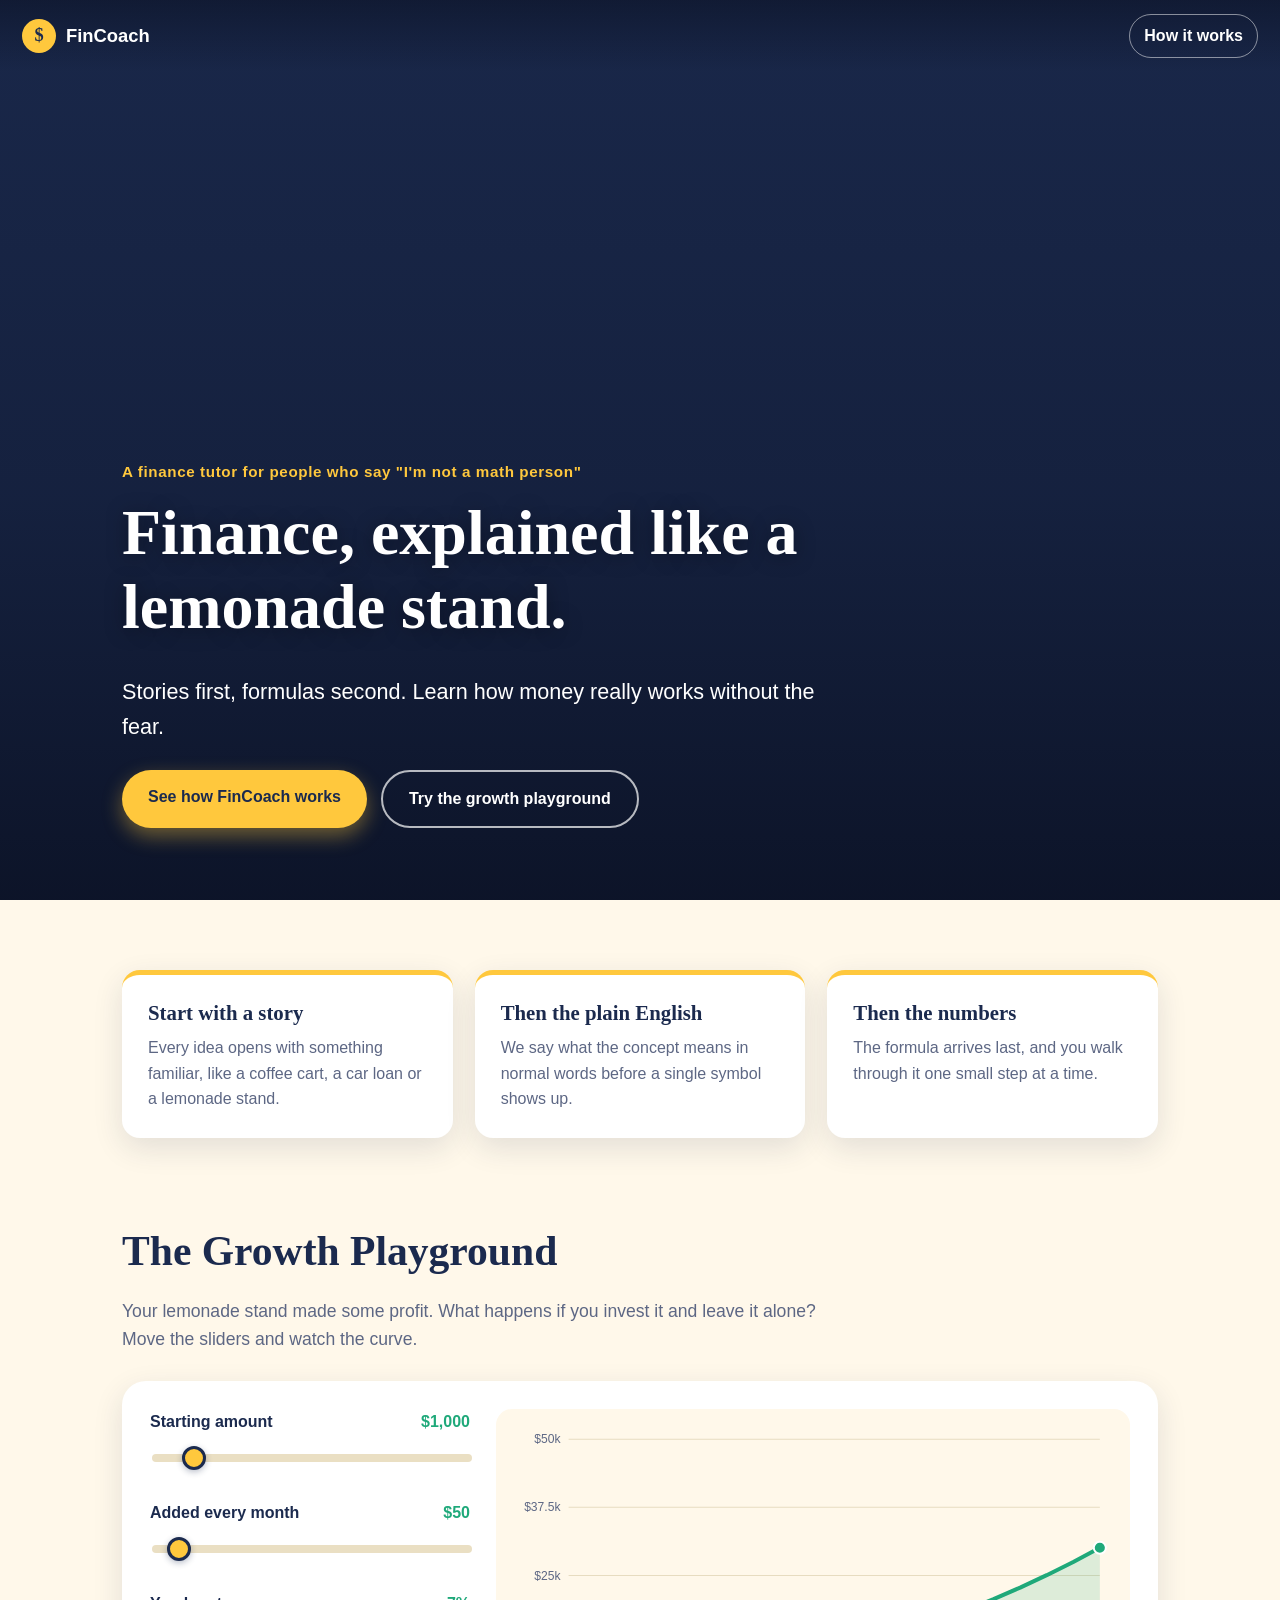
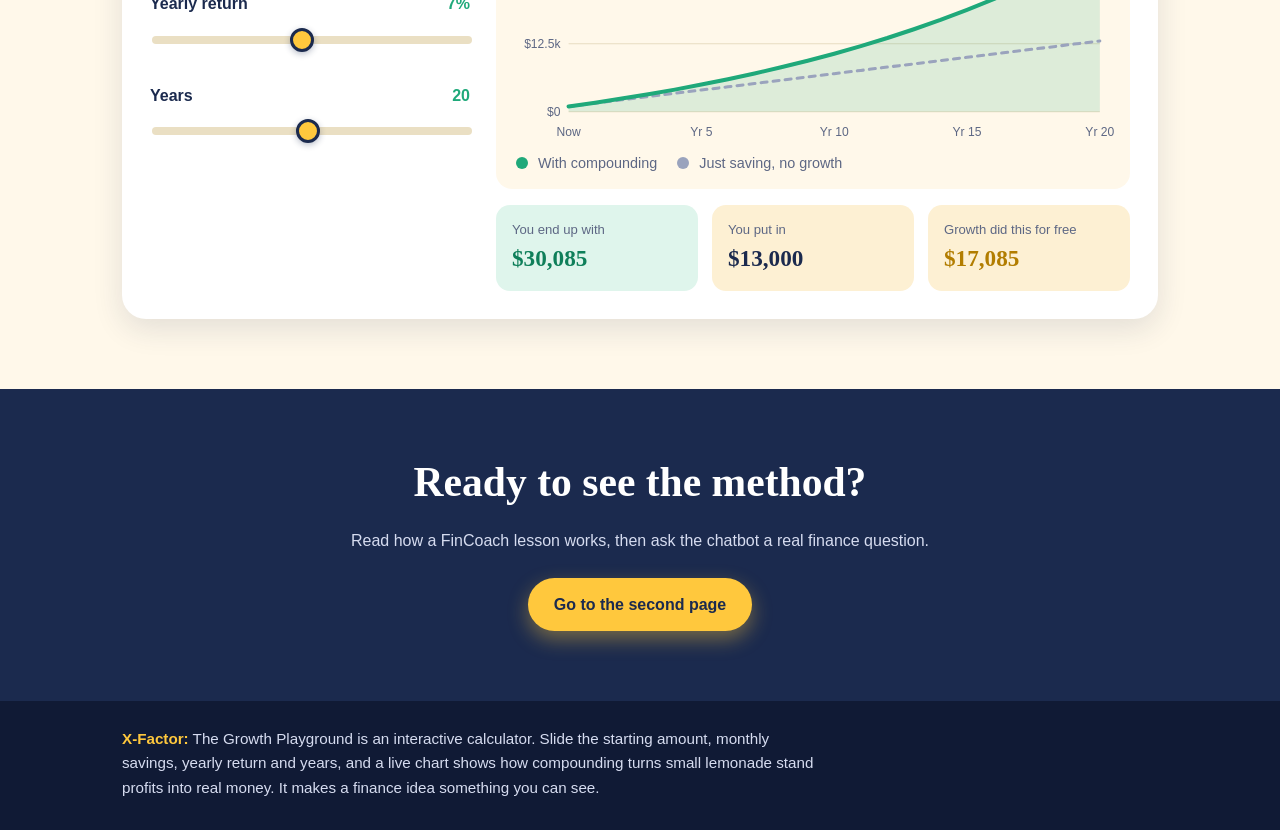
<file: index.html>
<!DOCTYPE html>
<html lang="en">
<head>
  <meta charset="UTF-8">
  <meta name="viewport" content="width=device-width, initial-scale=1">
  <title>FinCoach | Finance, explained like a lemonade stand</title>
  <meta name="description" content="FinCoach is a friendly finance tutor for people who think they are bad at math. Learn real finance through everyday stories first, formulas second.">
  <link rel="stylesheet" href="style.css">
</head>
<body>

  <header class="topbar">
    <a class="brand" href="index.html" aria-label="FinCoach home">
      <span class="brand-mark" aria-hidden="true">$</span>
      <span>FinCoach</span>
    </a>
    <a class="nav-link" href="about.html">How it works</a>
  </header>

  <main>
    <!-- HERO: autoplaying, muted, looping AI video -->
    <section class="hero" id="top">
      <video class="hero-video" autoplay muted loop playsinline preload="auto" disablepictureinpicture>
        <source src="hero.mp4" type="video/mp4">
      </video>
      <div class="hero-shade" aria-hidden="true"></div>
      <div class="hero-content">
        <p class="eyebrow">A finance tutor for people who say "I'm not a math person"</p>
        <h1>Finance, explained like a lemonade stand.</h1>
        <p class="tagline">Stories first, formulas second. Learn how money really works without the fear.</p>
        <div class="hero-actions">
          <a class="btn btn-primary" href="about.html">See how FinCoach works</a>
          <a class="btn btn-ghost" href="#playground">Try the growth playground</a>
        </div>
      </div>
    </section>

    <!-- Short pitch -->
    <section class="pitch">
      <div class="wrap pitch-grid">
        <article class="card">
          <h3>Start with a story</h3>
          <p>Every idea opens with something familiar, like a coffee cart, a car loan or a lemonade stand.</p>
        </article>
        <article class="card">
          <h3>Then the plain English</h3>
          <p>We say what the concept means in normal words before a single symbol shows up.</p>
        </article>
        <article class="card">
          <h3>Then the numbers</h3>
          <p>The formula arrives last, and you walk through it one small step at a time.</p>
        </article>
      </div>
    </section>

    <!-- X-FACTOR: interactive growth playground -->
    <section class="playground" id="playground">
      <div class="wrap">
        <h2>The Growth Playground</h2>
        <p class="lede">Your lemonade stand made some profit. What happens if you invest it and leave it alone? Move the sliders and watch the curve.</p>

        <div class="calc">
          <div class="controls">
            <label>
              <span>Starting amount <output id="o-start">$1,000</output></span>
              <input id="start" type="range" min="0" max="10000" step="100" value="1000">
            </label>
            <label>
              <span>Added every month <output id="o-monthly">$50</output></span>
              <input id="monthly" type="range" min="0" max="1000" step="10" value="50">
            </label>
            <label>
              <span>Yearly return <output id="o-rate">7%</output></span>
              <input id="rate" type="range" min="0" max="15" step="0.5" value="7">
            </label>
            <label>
              <span>Years <output id="o-years">20</output></span>
              <input id="years" type="range" min="1" max="40" step="1" value="20">
            </label>
          </div>

          <div class="results">
            <div class="chart-wrap">
              <svg id="chart" viewBox="0 0 600 320" role="img" aria-label="Chart comparing money saved with growth and money saved without growth"></svg>
              <div class="legend">
                <span><i class="dot dot-grow"></i> With compounding</span>
                <span><i class="dot dot-flat"></i> Just saving, no growth</span>
              </div>
            </div>
            <div class="stats">
              <div class="stat stat-grow">
                <span class="stat-label">You end up with</span>
                <strong id="final-grow">$0</strong>
              </div>
              <div class="stat">
                <span class="stat-label">You put in</span>
                <strong id="final-flat">$0</strong>
              </div>
              <div class="stat stat-gain">
                <span class="stat-label">Growth did this for free</span>
                <strong id="final-gain">$0</strong>
              </div>
            </div>
          </div>
        </div>
      </div>
    </section>

    <section class="cta">
      <div class="wrap">
        <h2>Ready to see the method?</h2>
        <p>Read how a FinCoach lesson works, then ask the chatbot a real finance question.</p>
        <a class="btn btn-primary" href="about.html">Go to the second page</a>
      </div>
    </section>
  </main>

  <footer class="x-footer">
    <div class="wrap">
      <p><strong>X-Factor:</strong> The Growth Playground is an interactive calculator. Slide the starting amount, monthly savings, yearly return and years, and a live chart shows how compounding turns small lemonade stand profits into real money. It makes a finance idea something you can see.</p>
    </div>
  </footer>

  <script src="playground.js"></script>
  <script>window.chtlConfig = { chatbotId: "6271639595" }</script>
  <script async data-id="6271639595" id="chtl-script" type="text/javascript" src="https://chatling.ai/js/embed.js"></script>
</body>
</html>
</file>
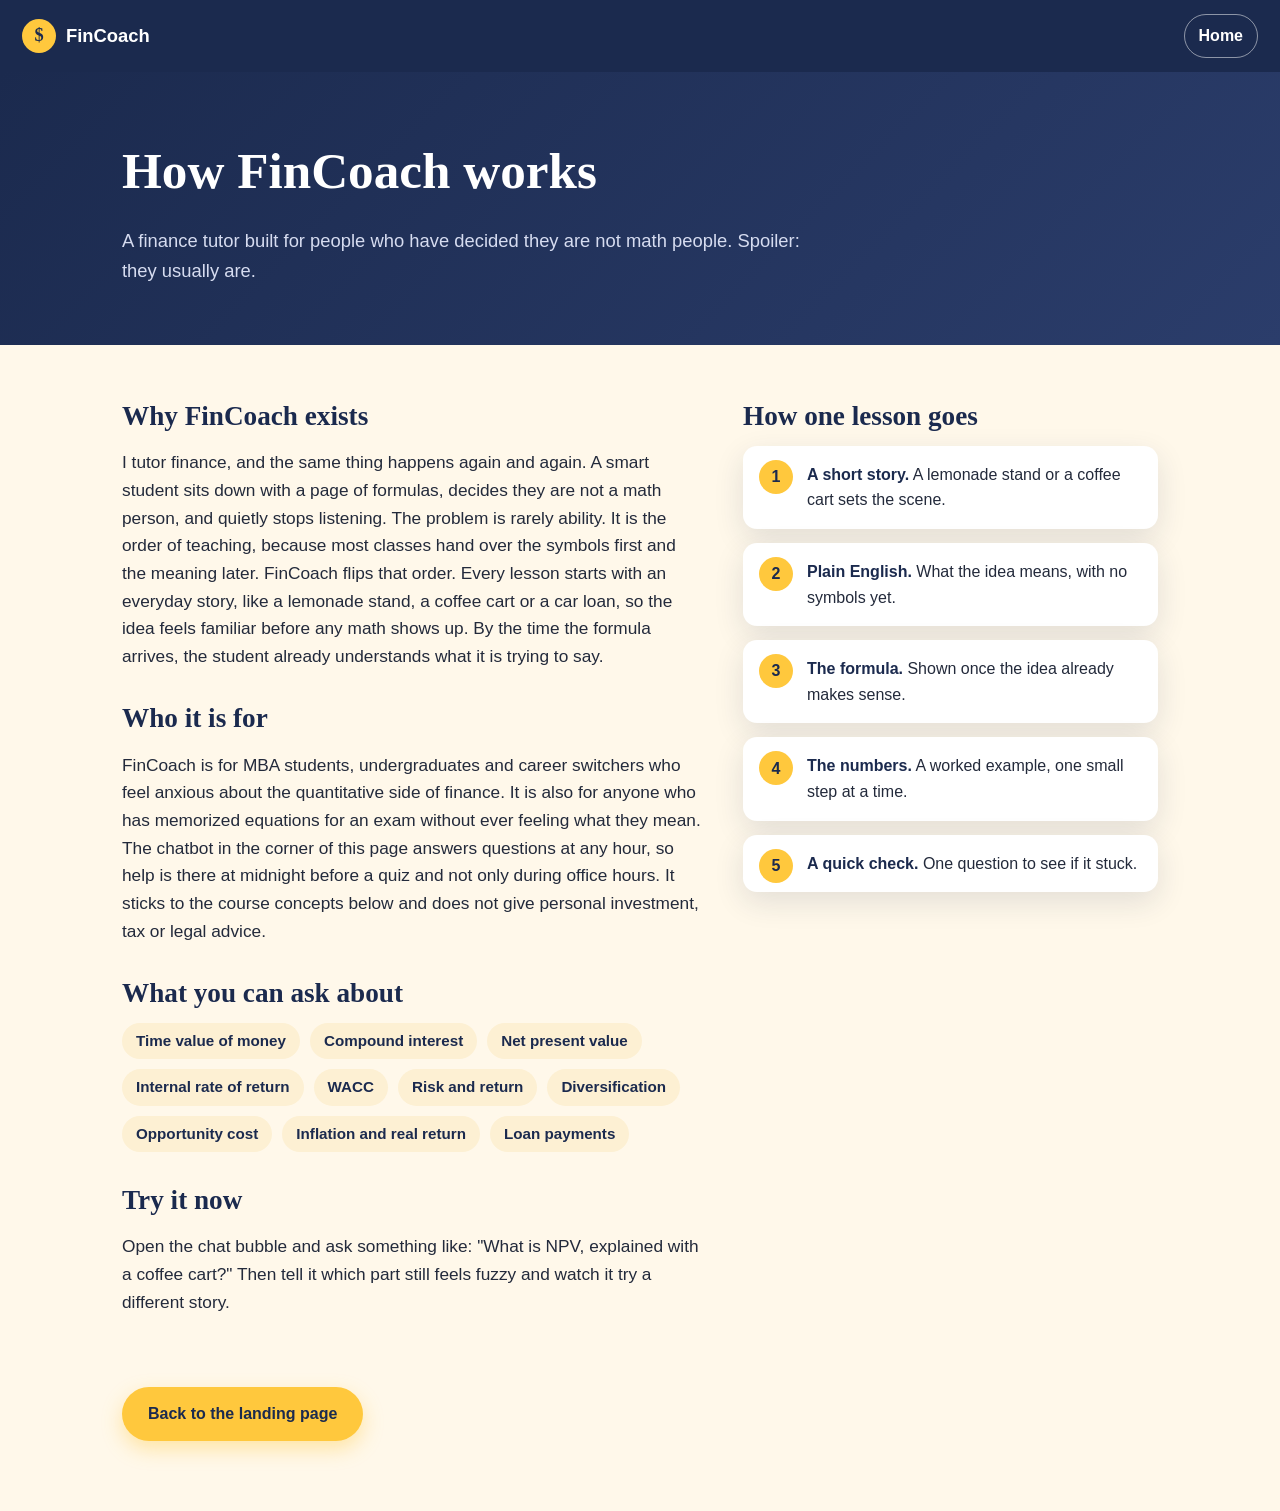
<file: about.html>
<!DOCTYPE html>
<html lang="en">
<head>
  <meta charset="UTF-8">
  <meta name="viewport" content="width=device-width, initial-scale=1">
  <title>How FinCoach works | FinCoach</title>
  <meta name="description" content="How a FinCoach lesson works: an everyday story first, plain English second, the formula third.">
  <link rel="stylesheet" href="style.css">
</head>
<body>

  <header class="topbar solid">
    <a class="brand" href="index.html" aria-label="FinCoach home">
      <span class="brand-mark" aria-hidden="true">$</span>
      <span>FinCoach</span>
    </a>
    <a class="nav-link" href="index.html">Home</a>
  </header>

  <main>
    <section class="page-hero">
      <div class="wrap">
        <h1>How FinCoach works</h1>
        <p>A finance tutor built for people who have decided they are not math people. Spoiler: they usually are.</p>
      </div>
    </section>

    <section class="about">
      <div class="wrap about-grid">
        <div>
          <h2>Why FinCoach exists</h2>
          <p>I tutor finance, and the same thing happens again and again. A smart student sits down with a page of formulas, decides they are not a math person, and quietly stops listening. The problem is rarely ability. It is the order of teaching, because most classes hand over the symbols first and the meaning later. FinCoach flips that order. Every lesson starts with an everyday story, like a lemonade stand, a coffee cart or a car loan, so the idea feels familiar before any math shows up. By the time the formula arrives, the student already understands what it is trying to say.</p>

          <h2>Who it is for</h2>
          <p>FinCoach is for MBA students, undergraduates and career switchers who feel anxious about the quantitative side of finance. It is also for anyone who has memorized equations for an exam without ever feeling what they mean. The chatbot in the corner of this page answers questions at any hour, so help is there at midnight before a quiz and not only during office hours. It sticks to the course concepts below and does not give personal investment, tax or legal advice.</p>

          <h2>What you can ask about</h2>
          <ul class="topics">
            <li>Time value of money</li>
            <li>Compound interest</li>
            <li>Net present value</li>
            <li>Internal rate of return</li>
            <li>WACC</li>
            <li>Risk and return</li>
            <li>Diversification</li>
            <li>Opportunity cost</li>
            <li>Inflation and real return</li>
            <li>Loan payments</li>
          </ul>

          <h2>Try it now</h2>
          <p>Open the chat bubble and ask something like: "What is NPV, explained with a coffee cart?" Then tell it which part still feels fuzzy and watch it try a different story.</p>
        </div>

        <aside>
          <h2>How one lesson goes</h2>
          <ol class="steps">
            <li><strong>A short story.</strong> A lemonade stand or a coffee cart sets the scene.</li>
            <li><strong>Plain English.</strong> What the idea means, with no symbols yet.</li>
            <li><strong>The formula.</strong> Shown once the idea already makes sense.</li>
            <li><strong>The numbers.</strong> A worked example, one small step at a time.</li>
            <li><strong>A quick check.</strong> One question to see if it stuck.</li>
          </ol>
        </aside>
      </div>
    </section>

    <section class="about-actions">
      <div class="wrap">
        <a class="btn btn-primary" href="index.html">Back to the landing page</a>
      </div>
    </section>
  </main>

  <script>window.chtlConfig = { chatbotId: "6271639595" }</script>
  <script async data-id="6271639595" id="chtl-script" type="text/javascript" src="https://chatling.ai/js/embed.js"></script>
</body>
</html>
</file>
<file: style.css>
:root {
  --cream: #fff8ea;
  --cream-2: #fdf0d3;
  --navy: #1b2a4e;
  --navy-2: #2b3d6b;
  --lemon: #ffc83d;
  --lemon-dark: #e5a800;
  --mint: #1fa97a;
  --ink: #232a3b;
  --muted: #5d6784;
  --radius: 18px;
  --shadow: 0 10px 30px rgba(27, 42, 78, 0.12);
}

* { box-sizing: border-box; }

html { scroll-behavior: smooth; }

body {
  margin: 0;
  font-family: -apple-system, BlinkMacSystemFont, "Segoe UI", Roboto, Helvetica, Arial, sans-serif;
  color: var(--ink);
  background: var(--cream);
  line-height: 1.6;
}

h1, h2, h3 {
  font-family: Georgia, "Times New Roman", serif;
  color: var(--navy);
  line-height: 1.15;
  margin: 0 0 0.5em;
}

.wrap { max-width: 1080px; margin: 0 auto; padding: 0 22px; }

/* Top bar */
.topbar {
  position: absolute;
  inset: 0 0 auto 0;
  z-index: 20;
  display: flex;
  align-items: center;
  justify-content: space-between;
  padding: 14px 22px;
  background: linear-gradient(to bottom, rgba(10, 16, 34, 0.55), rgba(10, 16, 34, 0));
}
.topbar.solid {
  position: sticky;
  background: var(--navy);
}
.brand {
  display: inline-flex;
  align-items: center;
  gap: 10px;
  color: #fff;
  font-weight: 700;
  font-size: 1.15rem;
  text-decoration: none;
}
.brand-mark {
  display: grid;
  place-items: center;
  width: 34px;
  height: 34px;
  border-radius: 50%;
  background: var(--lemon);
  color: var(--navy);
  font-family: Georgia, serif;
  font-weight: 700;
}
.nav-link {
  color: #fff;
  text-decoration: none;
  font-weight: 600;
  padding: 8px 14px;
  border-radius: 999px;
  border: 1px solid rgba(255, 255, 255, 0.5);
}
.nav-link:hover { background: rgba(255, 255, 255, 0.15); }

/* Buttons */
.btn {
  display: inline-block;
  padding: 14px 26px;
  border-radius: 999px;
  font-weight: 700;
  text-decoration: none;
  font-size: 1rem;
  transition: transform 0.15s ease, box-shadow 0.15s ease, background 0.15s ease;
}
.btn:hover { transform: translateY(-2px); }
.btn-primary {
  background: var(--lemon);
  color: var(--navy);
  box-shadow: 0 8px 20px rgba(255, 200, 61, 0.4);
}
.btn-primary:hover { background: #ffd56b; }
.btn-ghost {
  color: #fff;
  border: 2px solid rgba(255, 255, 255, 0.7);
}
.btn-ghost:hover { background: rgba(255, 255, 255, 0.15); }

/* Hero */
.hero {
  position: relative;
  min-height: 100vh;
  min-height: 100svh;
  display: flex;
  align-items: flex-end;
  overflow: hidden;
  background: var(--navy);
}
.hero-video {
  position: absolute;
  inset: 0;
  width: 100%;
  height: 100%;
  object-fit: cover;
}
.hero-shade {
  position: absolute;
  inset: 0;
  background: linear-gradient(to top, rgba(10, 16, 34, 0.85) 0%, rgba(10, 16, 34, 0.35) 45%, rgba(10, 16, 34, 0.1) 100%);
}
.hero-content {
  position: relative;
  z-index: 2;
  max-width: 760px;
  padding: 0 22px 8vh 22px;
  margin-left: max(0px, calc((100vw - 1080px) / 2));
  color: #fff;
}
.hero-content h1 {
  color: #fff;
  font-size: clamp(2.2rem, 6vw, 4rem);
  text-shadow: 0 2px 20px rgba(0, 0, 0, 0.35);
}
.eyebrow {
  margin: 0 0 12px;
  font-weight: 600;
  letter-spacing: 0.04em;
  color: var(--lemon);
  font-size: 0.95rem;
}
.tagline {
  font-size: clamp(1.05rem, 2.4vw, 1.35rem);
  margin: 0 0 26px;
  max-width: 34em;
}
.hero-actions { display: flex; flex-wrap: wrap; gap: 14px; }

/* Pitch cards */
.pitch { padding: 70px 0 30px; }
.pitch-grid {
  display: grid;
  gap: 22px;
  grid-template-columns: repeat(3, 1fr);
}
.card {
  background: #fff;
  border-radius: var(--radius);
  padding: 26px;
  box-shadow: var(--shadow);
  border-top: 5px solid var(--lemon);
}
.card h3 { font-size: 1.3rem; }
.card p { margin: 0; color: var(--muted); }

/* Playground */
.playground { padding: 60px 0 70px; }
.playground h2, .cta h2 { font-size: clamp(1.8rem, 4vw, 2.6rem); }
.lede { max-width: 40em; color: var(--muted); font-size: 1.1rem; margin-bottom: 28px; }
.calc {
  display: grid;
  gap: 26px;
  grid-template-columns: 320px 1fr;
  background: #fff;
  border-radius: 24px;
  padding: 28px;
  box-shadow: var(--shadow);
}
.controls { display: flex; flex-direction: column; gap: 22px; }
.controls label { display: block; font-weight: 600; color: var(--navy); }
.controls label span { display: flex; justify-content: space-between; margin-bottom: 8px; }
.controls output { color: var(--mint); font-weight: 800; }
input[type="range"] {
  -webkit-appearance: none;
  appearance: none;
  width: 100%;
  height: 26px;
  background: transparent;
  cursor: pointer;
}
input[type="range"]::-webkit-slider-runnable-track {
  height: 8px;
  border-radius: 999px;
  background: #eadfc3;
}
input[type="range"]::-moz-range-track {
  height: 8px;
  border-radius: 999px;
  background: #eadfc3;
}
input[type="range"]::-webkit-slider-thumb {
  -webkit-appearance: none;
  width: 24px;
  height: 24px;
  margin-top: -8px;
  border-radius: 50%;
  background: var(--lemon);
  border: 3px solid var(--navy);
  box-shadow: 0 2px 6px rgba(27, 42, 78, 0.3);
}
input[type="range"]::-moz-range-thumb {
  width: 18px;
  height: 18px;
  border-radius: 50%;
  background: var(--lemon);
  border: 3px solid var(--navy);
}
input[type="range"]:focus-visible { outline: 2px solid var(--navy); outline-offset: 4px; border-radius: 8px; }
.chart-wrap { background: var(--cream); border-radius: 16px; padding: 14px; }
#chart { width: 100%; height: auto; display: block; }
.legend { display: flex; gap: 20px; flex-wrap: wrap; font-size: 0.9rem; color: var(--muted); padding: 6px 6px 0; }
.dot { display: inline-block; width: 12px; height: 12px; border-radius: 50%; margin-right: 6px; vertical-align: -1px; }
.dot-grow { background: var(--mint); }
.dot-flat { background: #9aa3bd; }
.stats { display: grid; grid-template-columns: repeat(3, 1fr); gap: 14px; margin-top: 16px; }
.stat { background: var(--cream-2); border-radius: 14px; padding: 14px 16px; }
.stat-label { display: block; font-size: 0.82rem; color: var(--muted); }
.stat strong { font-family: Georgia, serif; font-size: 1.45rem; color: var(--navy); }
.stat-grow { background: #dff5ec; }
.stat-grow strong { color: #0f7f5a; }
.stat-gain strong { color: #b27d00; }

/* CTA */
.cta {
  background: var(--navy);
  color: #fff;
  text-align: center;
  padding: 70px 0;
}
.cta h2 { color: #fff; }
.cta p { color: #d6dcf0; margin: 0 0 24px; }

/* Footer with the X-Factor description */
.x-footer {
  background: #101a35;
  color: #d6dcf0;
  padding: 26px 0 30px;
  font-size: 0.95rem;
}
.x-footer p { margin: 0; max-width: 46em; }
.x-footer strong { color: var(--lemon); }

/* Second page */
.page-hero {
  background: linear-gradient(135deg, var(--navy), var(--navy-2));
  color: #fff;
  padding: 70px 0 60px;
}
.page-hero h1 { color: #fff; font-size: clamp(2rem, 5vw, 3.2rem); }
.page-hero p { max-width: 38em; color: #d6dcf0; font-size: 1.15rem; margin: 0; }
.about { padding: 56px 0 30px; }
.about-grid { display: grid; gap: 40px; grid-template-columns: 1.4fr 1fr; align-items: start; }
.about h2 { font-size: 1.7rem; margin-top: 1.2em; }
.about h2:first-child { margin-top: 0; }
.about p { font-size: 1.08rem; }
.steps { list-style: none; margin: 0; padding: 0; counter-reset: step; display: grid; gap: 14px; }
.steps li {
  counter-increment: step;
  background: #fff;
  border-radius: 14px;
  padding: 16px 18px 16px 64px;
  position: relative;
  box-shadow: var(--shadow);
}
.steps li::before {
  content: counter(step);
  position: absolute;
  left: 16px;
  top: 14px;
  width: 34px;
  height: 34px;
  display: grid;
  place-items: center;
  border-radius: 50%;
  background: var(--lemon);
  color: var(--navy);
  font-weight: 800;
}
.steps strong { color: var(--navy); }
.topics { display: flex; flex-wrap: wrap; gap: 10px; margin: 14px 0 0; padding: 0; list-style: none; }
.topics li { background: var(--cream-2); border-radius: 999px; padding: 6px 14px; font-weight: 600; color: var(--navy); font-size: 0.95rem; }
.about-actions { padding: 24px 0 70px; }

/* Phones and small tablets */
@media (max-width: 860px) {
  .pitch-grid { grid-template-columns: 1fr; }
  .calc { grid-template-columns: 1fr; padding: 20px; }
  .stats { grid-template-columns: 1fr; }
  .about-grid { grid-template-columns: 1fr; }
  .hero-content { padding-bottom: 12vh; }
}
</file>
